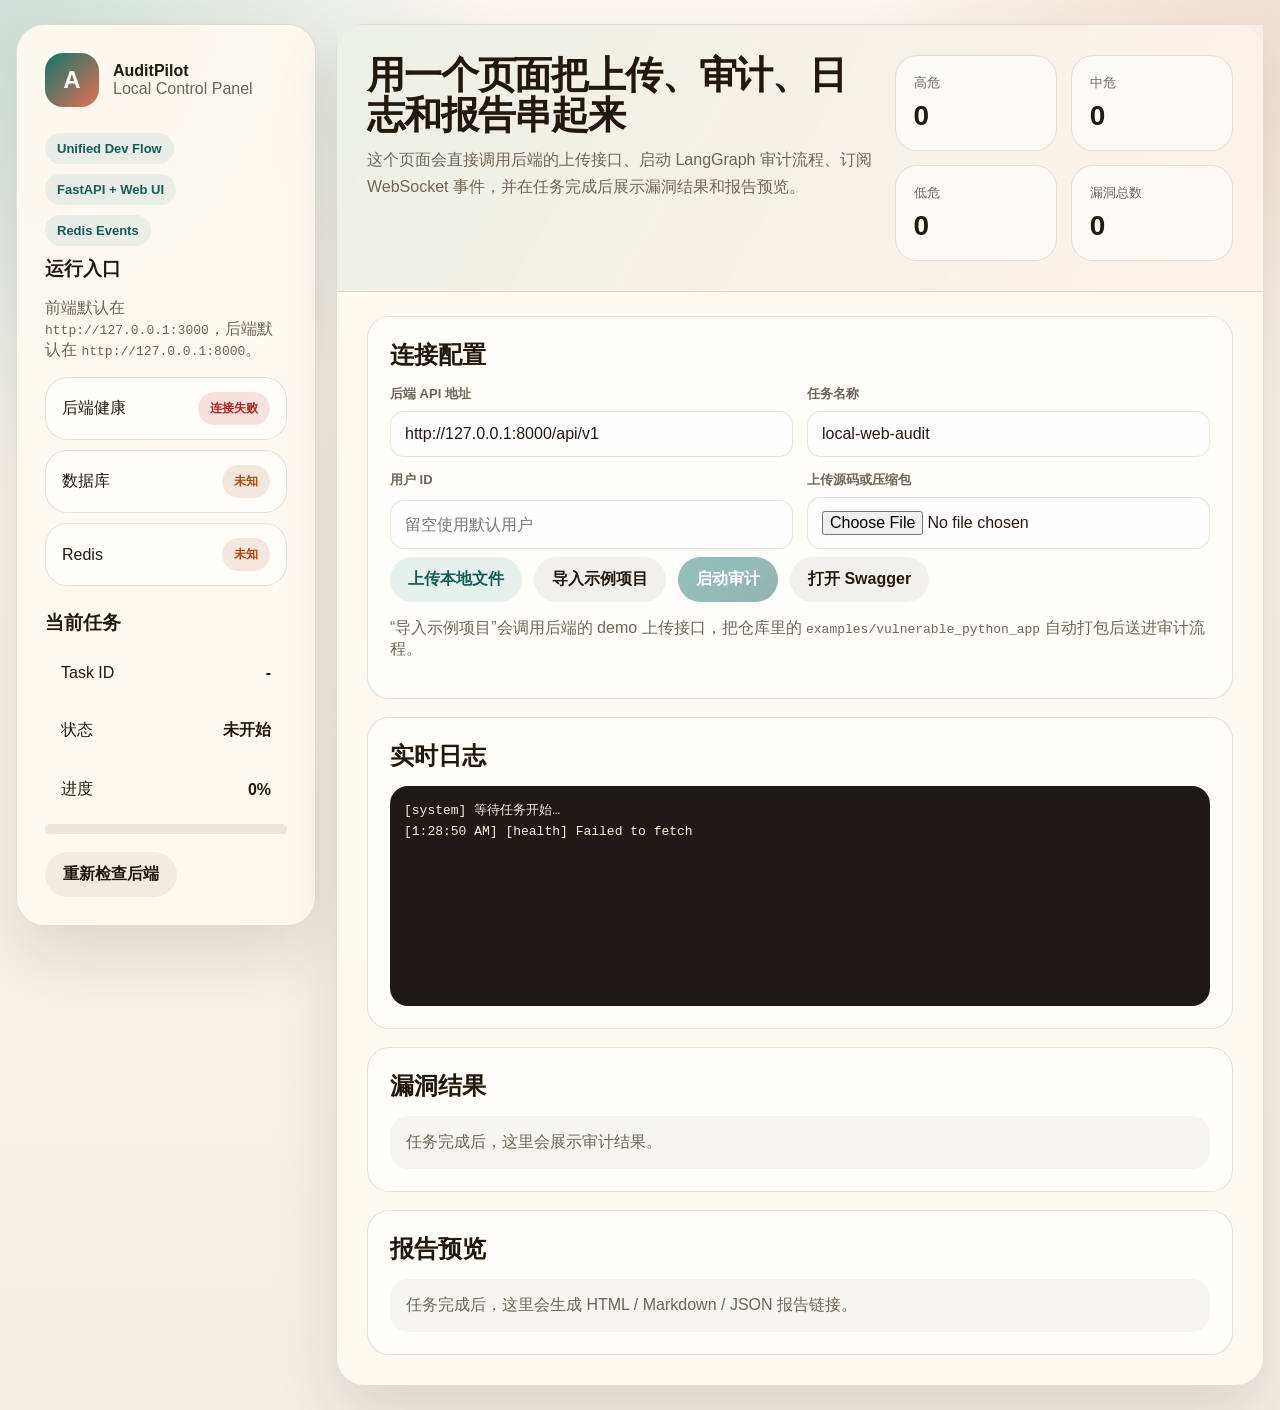
<file: index.html>
<!DOCTYPE html>
<html lang="zh-CN">
<head>
  <meta charset="UTF-8" />
  <meta name="viewport" content="width=device-width, initial-scale=1.0" />
  <title>AuditPilot Local Console</title>
  <style>
    :root {
      --bg: #f4efe6;
      --panel: rgba(255, 250, 242, 0.9);
      --line: rgba(68, 52, 31, 0.14);
      --ink: #23180c;
      --muted: #6f6556;
      --accent: #0f766e;
      --accent-strong: #115e59;
      --danger: #b42318;
      --warn: #b54708;
      --ok: #087443;
      --shadow: 0 28px 64px rgba(35, 24, 12, 0.12);
    }

    * {
      box-sizing: border-box;
    }

    body {
      margin: 0;
      min-height: 100vh;
      font-family: "Trebuchet MS", "Segoe UI", "Microsoft YaHei", sans-serif;
      color: var(--ink);
      background:
        radial-gradient(circle at top left, rgba(15, 118, 110, 0.18), transparent 26%),
        radial-gradient(circle at top right, rgba(181, 71, 8, 0.14), transparent 22%),
        linear-gradient(180deg, #fbf7f1 0%, var(--bg) 100%);
    }

    .shell {
      width: min(1440px, calc(100% - 32px));
      margin: 24px auto;
      display: grid;
      grid-template-columns: 300px 1fr;
      gap: 20px;
    }

    .sidebar,
    .surface {
      border: 1px solid var(--line);
      border-radius: 28px;
      background: var(--panel);
      box-shadow: var(--shadow);
      backdrop-filter: blur(18px);
    }

    .sidebar {
      padding: 28px;
      position: sticky;
      top: 24px;
      align-self: start;
    }

    .brand {
      display: flex;
      align-items: center;
      gap: 14px;
      margin-bottom: 26px;
    }

    .brand-mark {
      width: 54px;
      height: 54px;
      border-radius: 18px;
      background: linear-gradient(135deg, #0f766e, #e76f51);
      color: white;
      display: grid;
      place-items: center;
      font-size: 24px;
      font-weight: 700;
    }

    .brand small,
    .section-note,
    .muted {
      color: var(--muted);
    }

    .nav-chip {
      display: inline-flex;
      align-items: center;
      margin: 0 8px 10px 0;
      padding: 8px 12px;
      border-radius: 999px;
      background: rgba(15, 118, 110, 0.08);
      color: var(--accent-strong);
      font-size: 13px;
      font-weight: 700;
    }

    .hero {
      padding: 30px;
      display: grid;
      grid-template-columns: 1.2fr 0.8fr;
      gap: 20px;
      border-bottom: 1px solid var(--line);
      background:
        linear-gradient(120deg, rgba(15, 118, 110, 0.08), rgba(231, 111, 81, 0.06)),
        rgba(255, 250, 242, 0.9);
    }

    .hero h1 {
      margin: 0 0 10px;
      font-size: clamp(30px, 3vw, 48px);
      line-height: 1.05;
      letter-spacing: -0.03em;
    }

    .hero p {
      margin: 0;
      max-width: 700px;
      color: var(--muted);
      line-height: 1.7;
    }

    .hero-stats {
      display: grid;
      grid-template-columns: repeat(2, minmax(0, 1fr));
      gap: 14px;
    }

    .stat-card,
    .panel,
    .status-card {
      border: 1px solid var(--line);
      border-radius: 22px;
      background: rgba(255, 255, 255, 0.65);
    }

    .stat-card {
      padding: 18px;
    }

    .stat-card span {
      display: block;
      color: var(--muted);
      font-size: 13px;
      margin-bottom: 8px;
    }

    .stat-card strong {
      font-size: 28px;
    }

    .content {
      padding: 24px 30px 30px;
      display: grid;
      gap: 18px;
    }

    .panel {
      padding: 22px;
    }

    .panel h2,
    .panel h3,
    .sidebar h2,
    .sidebar h3 {
      margin: 0 0 14px;
    }

    .grid {
      display: grid;
      gap: 14px;
      grid-template-columns: repeat(2, minmax(0, 1fr));
    }

    .field {
      display: grid;
      gap: 8px;
    }

    .field label {
      font-size: 13px;
      font-weight: 700;
      color: var(--muted);
    }

    input[type="text"],
    input[type="file"] {
      width: 100%;
      padding: 13px 14px;
      border-radius: 14px;
      border: 1px solid var(--line);
      background: rgba(255, 255, 255, 0.82);
      color: var(--ink);
      font: inherit;
    }

    .actions {
      display: flex;
      flex-wrap: wrap;
      gap: 12px;
      margin-top: 8px;
    }

    button,
    .link-button {
      border: none;
      border-radius: 999px;
      padding: 12px 18px;
      font: inherit;
      font-weight: 700;
      cursor: pointer;
      transition: transform 140ms ease, box-shadow 140ms ease, opacity 140ms ease;
      text-decoration: none;
    }

    button:hover,
    .link-button:hover {
      transform: translateY(-1px);
      box-shadow: 0 14px 28px rgba(35, 24, 12, 0.12);
    }

    .primary {
      background: linear-gradient(135deg, #0f766e, #115e59);
      color: white;
    }

    .secondary {
      background: rgba(15, 118, 110, 0.1);
      color: var(--accent-strong);
    }

    .ghost {
      background: rgba(35, 24, 12, 0.06);
      color: var(--ink);
    }

    button:disabled {
      opacity: 0.45;
      cursor: not-allowed;
      transform: none;
      box-shadow: none;
    }

    .status-list,
    .summary-list {
      display: grid;
      gap: 10px;
    }

    .status-card,
    .summary-item {
      padding: 14px 16px;
      display: flex;
      justify-content: space-between;
      align-items: center;
      gap: 12px;
    }

    .badge {
      display: inline-flex;
      align-items: center;
      gap: 8px;
      padding: 8px 12px;
      border-radius: 999px;
      font-size: 12px;
      font-weight: 700;
      background: rgba(35, 24, 12, 0.08);
    }

    .badge.ok {
      background: rgba(8, 116, 67, 0.12);
      color: var(--ok);
    }

    .badge.warn {
      background: rgba(181, 71, 8, 0.12);
      color: var(--warn);
    }

    .badge.error {
      background: rgba(180, 35, 24, 0.12);
      color: var(--danger);
    }

    .progress-track {
      height: 10px;
      border-radius: 999px;
      background: rgba(35, 24, 12, 0.08);
      overflow: hidden;
      margin-top: 10px;
    }

    .progress-bar {
      height: 100%;
      width: 0;
      background: linear-gradient(90deg, #0f766e, #e76f51);
      transition: width 180ms ease;
    }

    .findings-table {
      width: 100%;
      border-collapse: collapse;
      margin-top: 10px;
    }

    .findings-table th,
    .findings-table td {
      padding: 12px 10px;
      border-bottom: 1px solid var(--line);
      text-align: left;
      vertical-align: top;
      font-size: 14px;
    }

    .severity-pill {
      display: inline-block;
      min-width: 72px;
      text-align: center;
      padding: 6px 10px;
      border-radius: 999px;
      font-size: 12px;
      font-weight: 700;
      color: white;
    }

    .severity-high,
    .severity-critical {
      background: var(--danger);
    }

    .severity-medium {
      background: var(--warn);
    }

    .severity-low {
      background: #1565c0;
    }

    .log-box {
      min-height: 220px;
      max-height: 380px;
      overflow: auto;
      padding: 14px;
      border-radius: 18px;
      background: #1f1a15;
      color: #f8eee0;
      font-family: Consolas, "Courier New", monospace;
      font-size: 13px;
      line-height: 1.65;
      white-space: pre-wrap;
    }

    .report-links {
      display: flex;
      flex-wrap: wrap;
      gap: 10px;
      margin: 8px 0 14px;
    }

    .report-frame {
      width: 100%;
      min-height: 420px;
      border: 1px solid var(--line);
      border-radius: 18px;
      background: white;
    }

    .empty {
      padding: 16px;
      border-radius: 18px;
      background: rgba(35, 24, 12, 0.04);
      color: var(--muted);
    }

    @media (max-width: 1100px) {
      .shell {
        grid-template-columns: 1fr;
      }

      .sidebar {
        position: static;
      }

      .hero {
        grid-template-columns: 1fr;
      }
    }

    @media (max-width: 760px) {
      .grid,
      .hero-stats {
        grid-template-columns: 1fr;
      }

      .shell {
        width: min(100% - 16px, 1440px);
        margin: 8px auto 24px;
      }

      .sidebar,
      .hero,
      .content {
        padding-left: 18px;
        padding-right: 18px;
      }
    }
  </style>
</head>
<body>
  <div class="shell">
    <aside class="sidebar">
      <div class="brand">
        <div class="brand-mark">A</div>
        <div>
          <strong>AuditPilot</strong>
          <div class="muted">Local Control Panel</div>
        </div>
      </div>
      <div class="nav-chip">Unified Dev Flow</div>
      <div class="nav-chip">FastAPI + Web UI</div>
      <div class="nav-chip">Redis Events</div>

      <h3>运行入口</h3>
      <p class="section-note">前端默认在 <code>http://127.0.0.1:3000</code>，后端默认在 <code>http://127.0.0.1:8000</code>。</p>
      <div class="status-list">
        <div class="status-card">
          <span>后端健康</span>
          <span id="backendHealth" class="badge warn">未检查</span>
        </div>
        <div class="status-card">
          <span>数据库</span>
          <span id="databaseHealth" class="badge warn">未检查</span>
        </div>
        <div class="status-card">
          <span>Redis</span>
          <span id="redisHealth" class="badge warn">未检查</span>
        </div>
      </div>

      <h3 style="margin-top: 24px;">当前任务</h3>
      <div class="summary-list">
        <div class="summary-item">
          <span>Task ID</span>
          <strong id="taskIdLabel">-</strong>
        </div>
        <div class="summary-item">
          <span>状态</span>
          <strong id="taskStatusLabel">未开始</strong>
        </div>
        <div class="summary-item">
          <span>进度</span>
          <strong id="taskProgressLabel">0%</strong>
        </div>
      </div>

      <div class="progress-track">
        <div id="progressBar" class="progress-bar"></div>
      </div>

      <div style="margin-top: 18px;">
        <button id="refreshHealthBtn" class="ghost" type="button">重新检查后端</button>
      </div>
    </aside>

    <section class="surface">
      <div class="hero">
        <div>
          <h1>用一个页面把上传、审计、日志和报告串起来</h1>
          <p>这个页面会直接调用后端的上传接口、启动 LangGraph 审计流程、订阅 WebSocket 事件，并在任务完成后展示漏洞结果和报告预览。</p>
        </div>
        <div class="hero-stats">
          <div class="stat-card">
            <span>高危</span>
            <strong id="highCount">0</strong>
          </div>
          <div class="stat-card">
            <span>中危</span>
            <strong id="mediumCount">0</strong>
          </div>
          <div class="stat-card">
            <span>低危</span>
            <strong id="lowCount">0</strong>
          </div>
          <div class="stat-card">
            <span>漏洞总数</span>
            <strong id="totalCount">0</strong>
          </div>
        </div>
      </div>

      <div class="content">
        <section class="panel">
          <h2>连接配置</h2>
          <div class="grid">
            <div class="field">
              <label for="apiBaseInput">后端 API 地址</label>
              <input id="apiBaseInput" type="text" value="http://127.0.0.1:8000/api/v1" />
            </div>
            <div class="field">
              <label for="taskNameInput">任务名称</label>
              <input id="taskNameInput" type="text" value="local-web-audit" />
            </div>
            <div class="field">
              <label for="userIdInput">用户 ID</label>
              <input id="userIdInput" type="text" placeholder="留空使用默认用户" />
            </div>
            <div class="field">
              <label for="fileInput">上传源码或压缩包</label>
              <input id="fileInput" type="file" />
            </div>
          </div>

          <div class="actions">
            <button id="uploadBtn" class="secondary" type="button">上传本地文件</button>
            <button id="demoBtn" class="ghost" type="button">导入示例项目</button>
            <button id="startBtn" class="primary" type="button" disabled>启动审计</button>
            <button id="docsBtn" class="ghost" type="button">打开 Swagger</button>
          </div>
          <p class="section-note">“导入示例项目”会调用后端的 demo 上传接口，把仓库里的 <code>examples/vulnerable_python_app</code> 自动打包后送进审计流程。</p>
        </section>

        <section class="panel">
          <h2>实时日志</h2>
          <div id="logBox" class="log-box">[system] 等待任务开始…</div>
        </section>

        <section class="panel">
          <h2>漏洞结果</h2>
          <div id="findingsWrap" class="empty">任务完成后，这里会展示审计结果。</div>
        </section>

        <section class="panel">
          <h2>报告预览</h2>
          <div id="reportWrap" class="empty">任务完成后，这里会生成 HTML / Markdown / JSON 报告链接。</div>
        </section>
      </div>
    </section>
  </div>

  <script>
    const state = {
      taskId: null,
      taskStatus: "未开始",
      progress: 0,
      socket: null,
      pollTimer: null,
      logs: ["[system] 等待任务开始…"],
    };

    const elements = {
      apiBaseInput: document.getElementById("apiBaseInput"),
      taskNameInput: document.getElementById("taskNameInput"),
      userIdInput: document.getElementById("userIdInput"),
      fileInput: document.getElementById("fileInput"),
      uploadBtn: document.getElementById("uploadBtn"),
      demoBtn: document.getElementById("demoBtn"),
      startBtn: document.getElementById("startBtn"),
      docsBtn: document.getElementById("docsBtn"),
      refreshHealthBtn: document.getElementById("refreshHealthBtn"),
      backendHealth: document.getElementById("backendHealth"),
      databaseHealth: document.getElementById("databaseHealth"),
      redisHealth: document.getElementById("redisHealth"),
      taskIdLabel: document.getElementById("taskIdLabel"),
      taskStatusLabel: document.getElementById("taskStatusLabel"),
      taskProgressLabel: document.getElementById("taskProgressLabel"),
      progressBar: document.getElementById("progressBar"),
      highCount: document.getElementById("highCount"),
      mediumCount: document.getElementById("mediumCount"),
      lowCount: document.getElementById("lowCount"),
      totalCount: document.getElementById("totalCount"),
      logBox: document.getElementById("logBox"),
      findingsWrap: document.getElementById("findingsWrap"),
      reportWrap: document.getElementById("reportWrap"),
    };

    function apiBase() {
      return elements.apiBaseInput.value.replace(/\/+$/, "");
    }

    function appendLog(message) {
      const stamped = `[${new Date().toLocaleTimeString()}] ${message}`;
      state.logs.push(stamped);
      state.logs = state.logs.slice(-160);
      elements.logBox.textContent = state.logs.join("\n");
      elements.logBox.scrollTop = elements.logBox.scrollHeight;
    }

    function setBadge(element, text, level) {
      element.textContent = text;
      element.className = `badge ${level}`;
    }

    function setTaskMeta() {
      elements.taskIdLabel.textContent = state.taskId || "-";
      elements.taskStatusLabel.textContent = state.taskStatus;
      elements.taskProgressLabel.textContent = `${state.progress}%`;
      elements.progressBar.style.width = `${state.progress}%`;
      elements.startBtn.disabled = !state.taskId || state.taskStatus === "running";
    }

    function updateRiskStats(findings) {
      const counters = { HIGH: 0, MEDIUM: 0, LOW: 0 };
      for (const item of findings) {
        const key = String(item.severity || "").toUpperCase();
        if (counters[key] !== undefined) {
          counters[key] += 1;
        }
      }
      elements.highCount.textContent = counters.HIGH;
      elements.mediumCount.textContent = counters.MEDIUM;
      elements.lowCount.textContent = counters.LOW;
      elements.totalCount.textContent = findings.length;
    }

    function renderFindings(findings) {
      if (!findings.length) {
        elements.findingsWrap.className = "empty";
        elements.findingsWrap.innerHTML = "当前任务没有检测到漏洞，或者还没有完成扫描。";
        updateRiskStats([]);
        return;
      }

      updateRiskStats(findings);
      const rows = findings.map((item) => {
        const severity = String(item.severity || "").toLowerCase();
        return `
          <tr>
            <td><span class="severity-pill severity-${severity}">${item.severity}</span></td>
            <td><strong>${item.title}</strong><div class="muted">${item.description}</div></td>
            <td>${item.source}</td>
            <td>${item.file_path}:${item.line_number}</td>
            <td>${item.cvss_score}</td>
          </tr>
        `;
      }).join("");

      elements.findingsWrap.className = "";
      elements.findingsWrap.innerHTML = `
        <table class="findings-table">
          <thead>
            <tr>
              <th>风险</th>
              <th>标题</th>
              <th>来源</th>
              <th>位置</th>
              <th>CVSS</th>
            </tr>
          </thead>
          <tbody>${rows}</tbody>
        </table>
      `;
    }

    function renderReports(taskId) {
      const htmlUrl = `${apiBase()}/report/${taskId}?format=html`;
      const markdownUrl = `${apiBase()}/report/${taskId}?format=markdown`;
      const jsonUrl = `${apiBase()}/report/${taskId}?format=json`;

      elements.reportWrap.className = "";
      elements.reportWrap.innerHTML = `
        <div class="report-links">
          <a class="link-button ghost" href="${htmlUrl}" target="_blank" rel="noreferrer">打开 HTML 报告</a>
          <a class="link-button ghost" href="${markdownUrl}" target="_blank" rel="noreferrer">下载 Markdown</a>
          <a class="link-button ghost" href="${jsonUrl}" target="_blank" rel="noreferrer">下载 JSON</a>
        </div>
        <iframe class="report-frame" src="${htmlUrl}" title="Audit Report Preview"></iframe>
      `;
    }

    function stopPolling() {
      if (state.pollTimer) {
        clearInterval(state.pollTimer);
        state.pollTimer = null;
      }
    }

    function closeSocket() {
      if (state.socket) {
        state.socket.close();
        state.socket = null;
      }
    }

    async function fetchJson(url, options = {}) {
      const response = await fetch(url, options);
      if (!response.ok) {
        const fallback = `${response.status} ${response.statusText}`;
        let detail = fallback;
        try {
          const payload = await response.json();
          detail = payload.detail || JSON.stringify(payload);
        } catch {
          detail = await response.text() || fallback;
        }
        throw new Error(detail);
      }
      return response.json();
    }

    async function refreshHealth() {
      try {
        const data = await fetchJson(`${apiBase()}/health`);
        setBadge(elements.backendHealth, data.app, "ok");
        setBadge(elements.databaseHealth, data.database, data.database === "ok" ? "ok" : "error");
        setBadge(elements.redisHealth, data.redis, data.redis === "ok" ? "ok" : "error");
        appendLog("[health] 后端连接正常");
      } catch (error) {
        setBadge(elements.backendHealth, "连接失败", "error");
        setBadge(elements.databaseHealth, "未知", "warn");
        setBadge(elements.redisHealth, "未知", "warn");
        appendLog(`[health] ${error.message}`);
      }
    }

    function rememberTask(taskId, status) {
      state.taskId = taskId;
      state.taskStatus = status;
      state.progress = 0;
      renderFindings([]);
      elements.reportWrap.className = "empty";
      elements.reportWrap.innerHTML = "任务完成后，这里会生成 HTML / Markdown / JSON 报告链接。";
      setTaskMeta();
    }

    async function uploadFile() {
      const file = elements.fileInput.files[0];
      if (!file) {
        appendLog("[upload] 请先选择一个文件");
        return;
      }

      const form = new FormData();
      form.append("file", file);
      form.append("task_name", elements.taskNameInput.value.trim() || file.name);
      if (elements.userIdInput.value.trim()) {
        form.append("user_id", elements.userIdInput.value.trim());
      }

      try {
        elements.uploadBtn.disabled = true;
        const data = await fetchJson(`${apiBase()}/upload`, {
          method: "POST",
          body: form,
        });
        rememberTask(data.task_id, data.status);
        appendLog(`[upload] 已上传 ${data.upload_name}，task_id=${data.task_id}`);
      } catch (error) {
        appendLog(`[upload] ${error.message}`);
      } finally {
        elements.uploadBtn.disabled = false;
      }
    }

    async function uploadDemoProject() {
      const form = new FormData();
      form.append("task_name", elements.taskNameInput.value.trim() || "demo-audit");
      if (elements.userIdInput.value.trim()) {
        form.append("user_id", elements.userIdInput.value.trim());
      }

      try {
        elements.demoBtn.disabled = true;
        const data = await fetchJson(`${apiBase()}/upload/demo`, {
          method: "POST",
          body: form,
        });
        rememberTask(data.task_id, data.status);
        appendLog(`[demo] 已导入示例项目 ${data.upload_name}，task_id=${data.task_id}`);
      } catch (error) {
        appendLog(`[demo] ${error.message}`);
      } finally {
        elements.demoBtn.disabled = false;
      }
    }

    function connectSocket(taskId) {
      closeSocket();
      const wsUrl = apiBase().replace(/^http/i, "ws") + `/ws/audit/${taskId}`;
      state.socket = new WebSocket(wsUrl);

      state.socket.onopen = () => appendLog("[ws] 已连接实时日志通道");
      state.socket.onclose = () => appendLog("[ws] 实时日志通道已关闭");
      state.socket.onerror = () => appendLog("[ws] WebSocket 连接出现异常");
      state.socket.onmessage = (event) => {
        try {
          const payload = JSON.parse(event.data);
          if (payload.event === "progress" && typeof payload.value === "number") {
            state.progress = payload.value;
            if (payload.message) {
              appendLog(`[progress] ${payload.value}% ${payload.message}`);
            }
            setTaskMeta();
            return;
          }
          if (payload.event === "agent") {
            appendLog(`[agent] ${payload.agent} -> ${payload.status} ${payload.message || ""}`.trim());
            return;
          }
          if (payload.message) {
            appendLog(`[event] ${payload.message}`);
          }
        } catch (error) {
          appendLog(`[ws] 事件解析失败: ${error.message}`);
        }
      };
    }

    async function loadTaskResult() {
      if (!state.taskId) {
        return;
      }

      try {
        const task = await fetchJson(`${apiBase()}/audit/${state.taskId}`);
        state.taskStatus = task.status;
        if (task.status === "completed") {
          state.progress = 100;
        }
        setTaskMeta();
        renderFindings(task.findings || []);

        if (task.status === "completed") {
          renderReports(task.id);
          stopPolling();
        } else if (task.status === "failed") {
          stopPolling();
        }
      } catch (error) {
        appendLog(`[result] ${error.message}`);
        stopPolling();
      }
    }

    function beginPolling() {
      stopPolling();
      state.pollTimer = setInterval(loadTaskResult, 1800);
    }

    async function startAudit() {
      if (!state.taskId) {
        appendLog("[audit] 请先上传文件或导入示例项目");
        return;
      }

      try {
        elements.startBtn.disabled = true;
        const payload = await fetchJson(`${apiBase()}/audit/start`, {
          method: "POST",
          headers: { "Content-Type": "application/json" },
          body: JSON.stringify({ task_id: state.taskId }),
        });
        state.taskStatus = payload.status;
        state.progress = 5;
        setTaskMeta();
        appendLog(`[audit] 审计已启动，task_id=${payload.task_id}`);
        connectSocket(payload.task_id);
        beginPolling();
        await loadTaskResult();
      } catch (error) {
        appendLog(`[audit] ${error.message}`);
      } finally {
        setTaskMeta();
      }
    }

    function openDocs() {
      const docsUrl = apiBase().replace(/\/api\/v1$/, "") + "/docs";
      window.open(docsUrl, "_blank", "noopener,noreferrer");
    }

    elements.uploadBtn.addEventListener("click", uploadFile);
    elements.demoBtn.addEventListener("click", uploadDemoProject);
    elements.startBtn.addEventListener("click", startAudit);
    elements.docsBtn.addEventListener("click", openDocs);
    elements.refreshHealthBtn.addEventListener("click", refreshHealth);

    window.addEventListener("beforeunload", () => {
      stopPolling();
      closeSocket();
    });

    setTaskMeta();
    refreshHealth();
  </script>
</body>
</html>
</file>
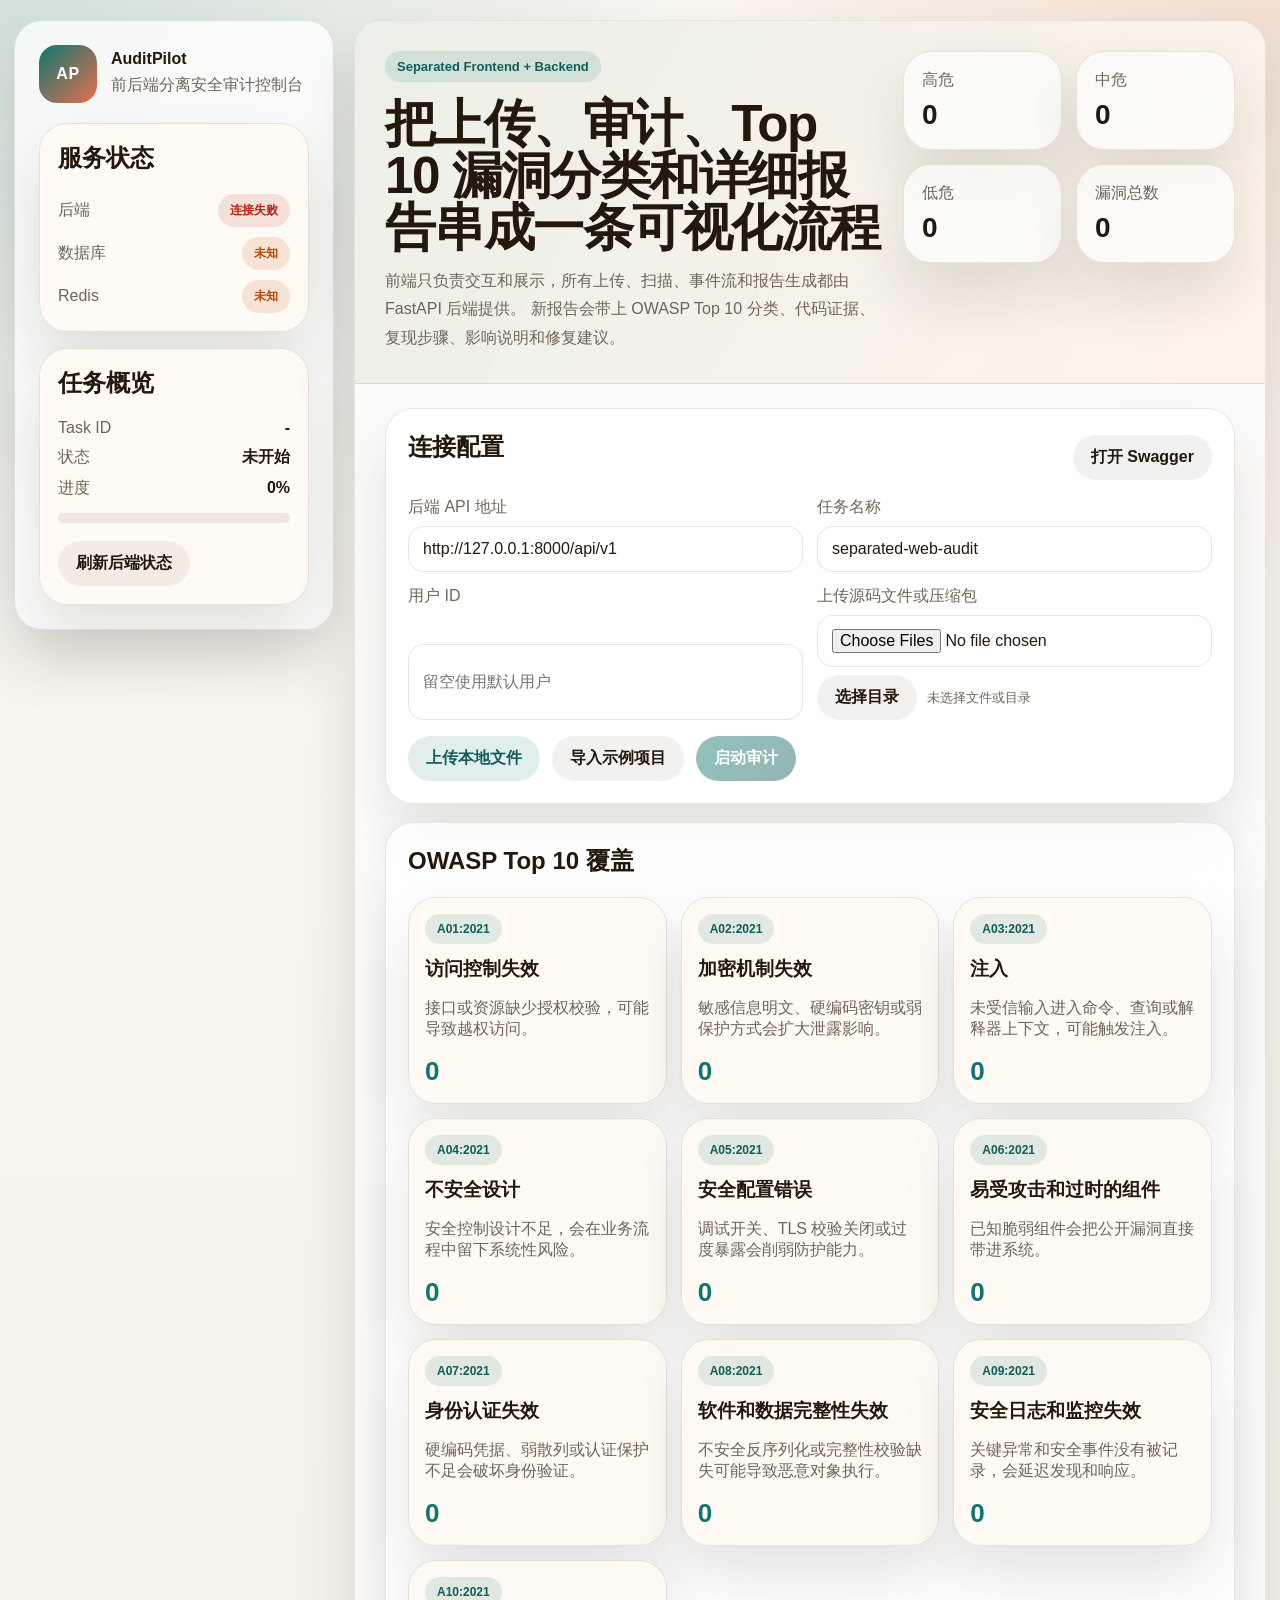
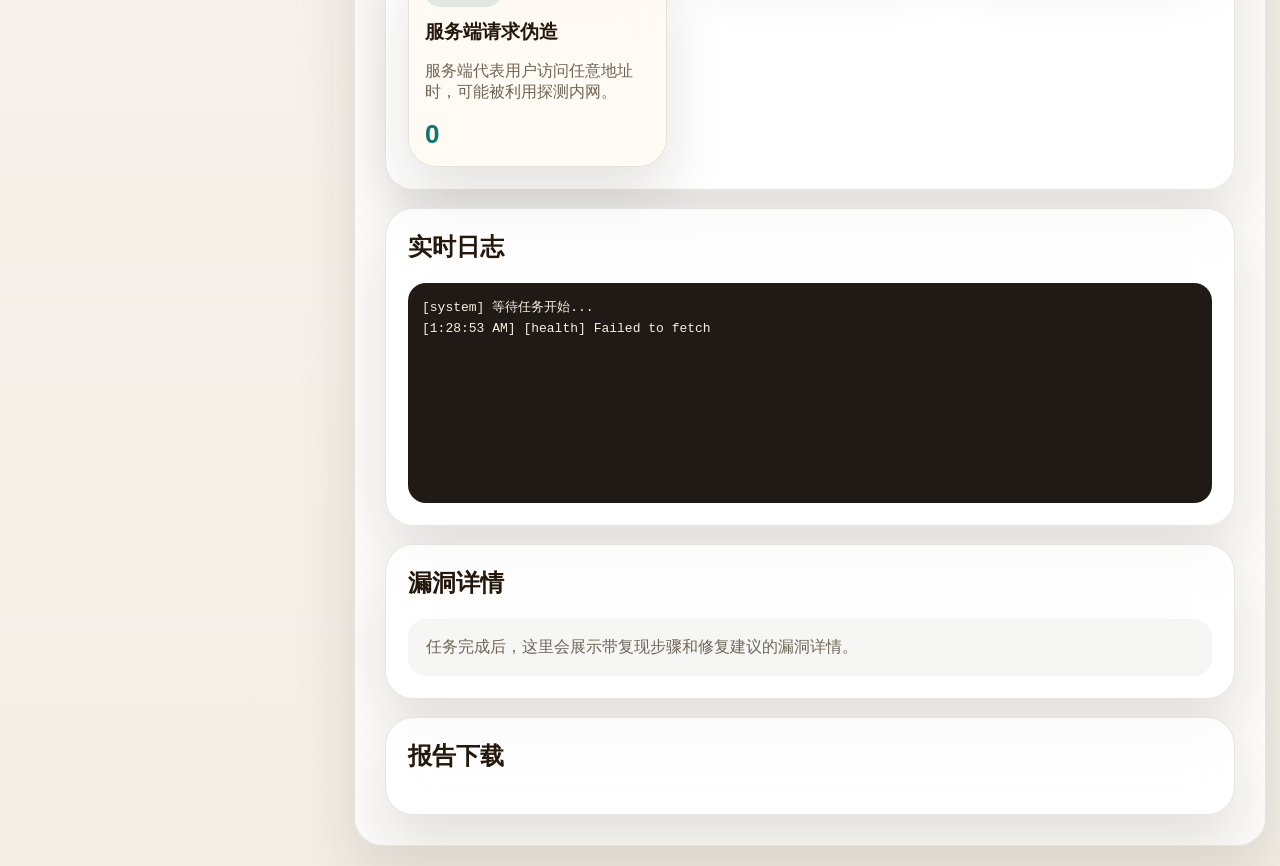
<file: frontend/index.html>
<!DOCTYPE html>
<html lang="zh-CN">
  <head>
    <meta charset="UTF-8" />
    <meta name="viewport" content="width=device-width, initial-scale=1.0" />
    <title>AuditPilot Frontend</title>
    <link rel="stylesheet" href="./assets/styles.css" />
  </head>
  <body>
    <div class="shell">
      <aside class="sidebar">
        <div class="brand">
          <div class="brand-mark">AP</div>
          <div>
            <strong>AuditPilot</strong>
            <p>前后端分离安全审计控制台</p>
          </div>
        </div>

        <div class="sidebar-panel">
          <h2>服务状态</h2>
          <div class="status-list">
            <div class="status-row">
              <span>后端</span>
              <span id="backendHealth" class="badge warn">未检查</span>
            </div>
            <div class="status-row">
              <span>数据库</span>
              <span id="databaseHealth" class="badge warn">未检查</span>
            </div>
            <div class="status-row">
              <span>Redis</span>
              <span id="redisHealth" class="badge warn">未检查</span>
            </div>
          </div>
        </div>

        <div class="sidebar-panel">
          <h2>任务概览</h2>
          <div class="task-meta">
            <div>
              <span>Task ID</span>
              <strong id="taskIdLabel">-</strong>
            </div>
            <div>
              <span>状态</span>
              <strong id="taskStatusLabel">未开始</strong>
            </div>
            <div>
              <span>进度</span>
              <strong id="taskProgressLabel">0%</strong>
            </div>
          </div>
          <div class="progress-track">
            <div id="progressBar" class="progress-bar"></div>
          </div>
          <button id="refreshHealthBtn" class="ghost" type="button">刷新后端状态</button>
        </div>
      </aside>

      <main class="surface">
        <section class="hero">
          <div>
            <span class="eyebrow">Separated Frontend + Backend</span>
            <h1>把上传、审计、Top 10 漏洞分类和详细报告串成一条可视化流程</h1>
            <p>
              前端只负责交互和展示，所有上传、扫描、事件流和报告生成都由 FastAPI 后端提供。
              新报告会带上 OWASP Top 10 分类、代码证据、复现步骤、影响说明和修复建议。
            </p>
          </div>
          <div class="hero-stats">
            <div class="stat-card">
              <span>高危</span>
              <strong id="highCount">0</strong>
            </div>
            <div class="stat-card">
              <span>中危</span>
              <strong id="mediumCount">0</strong>
            </div>
            <div class="stat-card">
              <span>低危</span>
              <strong id="lowCount">0</strong>
            </div>
            <div class="stat-card">
              <span>漏洞总数</span>
              <strong id="totalCount">0</strong>
            </div>
          </div>
        </section>

        <section class="content">
          <article class="panel">
            <div class="panel-header">
              <h2>连接配置</h2>
              <button id="docsBtn" class="ghost" type="button">打开 Swagger</button>
            </div>
            <div class="grid">
              <label class="field">
                <span>后端 API 地址</span>
                <input id="apiBaseInput" type="text" value="http://127.0.0.1:8000/api/v1" />
              </label>
              <label class="field">
                <span>任务名称</span>
                <input id="taskNameInput" type="text" value="separated-web-audit" />
              </label>
              <label class="field">
                <span>用户 ID</span>
                <input id="userIdInput" type="text" placeholder="留空使用默认用户" />
              </label>
              <label class="field">
                <span>上传源码文件或压缩包</span>
                <input id="fileInput" type="file" multiple />
                <input id="folderInput" type="file" multiple webkitdirectory hidden />
                <div class="upload-picker-row">
                  <button id="pickFolderBtn" class="ghost" type="button">选择目录</button>
                  <span id="uploadSelectionText" class="helper-text">未选择文件或目录</span>
                </div>
              </label>
            </div>

            <div class="actions">
              <button id="uploadBtn" class="secondary" type="button">上传本地文件</button>
              <button id="demoBtn" class="ghost" type="button">导入示例项目</button>
              <button id="startBtn" class="primary" type="button" disabled>启动审计</button>
            </div>
          </article>

          <article class="panel">
            <h2>OWASP Top 10 覆盖</h2>
            <div id="top10Grid" class="top10-grid"></div>
          </article>

          <article class="panel">
            <h2>实时日志</h2>
            <div id="logBox" class="log-box">[system] 等待任务开始...</div>
          </article>

          <article class="panel">
            <h2>漏洞详情</h2>
            <div id="findingsWrap" class="empty">任务完成后，这里会展示带复现步骤和修复建议的漏洞详情。</div>
          </article>

          <article class="panel">
            <h2>报告下载</h2>
            <div id="reportWrap" hidden></div>
          </article>
        </section>
      </main>
    </div>

    <script src="./assets/app.js"></script>
  </body>
</html>
</file>
<file: frontend/assets/styles.css>
:root {
  --bg: #f3efe7;
  --paper: rgba(255, 250, 242, 0.88);
  --panel: rgba(255, 255, 255, 0.78);
  --line: rgba(68, 52, 31, 0.12);
  --ink: #24180c;
  --muted: #6f6556;
  --accent: #0f766e;
  --accent-strong: #115e59;
  --accent-soft: rgba(15, 118, 110, 0.12);
  --danger: #b42318;
  --warn: #b54708;
  --ok: #087443;
  --info: #165dff;
  --shadow: 0 30px 60px rgba(35, 24, 12, 0.12);
}

* {
  box-sizing: border-box;
}

body {
  margin: 0;
  min-height: 100vh;
  font-family: "Trebuchet MS", "Segoe UI", "Microsoft YaHei", sans-serif;
  color: var(--ink);
  background:
    radial-gradient(circle at top left, rgba(15, 118, 110, 0.18), transparent 26%),
    radial-gradient(circle at top right, rgba(181, 71, 8, 0.14), transparent 22%),
    linear-gradient(180deg, #fbf7f1 0%, var(--bg) 100%);
}

button,
input {
  font: inherit;
}

.shell {
  width: min(1480px, calc(100% - 28px));
  margin: 20px auto;
  display: grid;
  grid-template-columns: 320px 1fr;
  gap: 20px;
}

.sidebar,
.surface,
.panel,
.sidebar-panel,
.finding-card,
.top10-card,
.stat-card {
  border: 1px solid var(--line);
  border-radius: 28px;
  background: var(--panel);
  box-shadow: var(--shadow);
  backdrop-filter: blur(20px);
}

.sidebar {
  padding: 24px;
  position: sticky;
  top: 20px;
  align-self: start;
}

.brand {
  display: flex;
  gap: 14px;
  align-items: center;
  margin-bottom: 20px;
}

.brand p {
  margin: 4px 0 0;
  color: var(--muted);
  line-height: 1.6;
}

.brand-mark {
  width: 58px;
  height: 58px;
  border-radius: 18px;
  display: grid;
  place-items: center;
  background: linear-gradient(135deg, #0f766e, #e76f51);
  color: white;
  font-weight: 700;
  letter-spacing: 0.04em;
}

.sidebar-panel {
  padding: 18px;
  margin-top: 16px;
  background: var(--paper);
}

.sidebar-panel h2,
.panel h2,
.panel h3,
.hero h1 {
  margin-top: 0;
}

.status-list,
.task-meta {
  display: grid;
  gap: 10px;
}

.status-row,
.task-meta div {
  display: flex;
  justify-content: space-between;
  gap: 12px;
  align-items: center;
}

.task-meta span,
.status-row span:first-child,
.field span,
.stat-card span,
.top10-card p,
.finding-meta span,
.detail-block h4 {
  color: var(--muted);
}

.task-meta strong {
  word-break: break-all;
}

.progress-track {
  margin: 14px 0 18px;
  width: 100%;
  height: 10px;
  border-radius: 999px;
  background: rgba(35, 24, 12, 0.08);
  overflow: hidden;
}

.progress-bar {
  width: 0;
  height: 100%;
  background: linear-gradient(90deg, #0f766e, #e76f51);
  transition: width 180ms ease;
}

.surface {
  overflow: hidden;
}

.hero {
  padding: 30px;
  display: grid;
  grid-template-columns: 1.2fr 0.8fr;
  gap: 20px;
  border-bottom: 1px solid var(--line);
  background:
    linear-gradient(120deg, rgba(15, 118, 110, 0.08), rgba(231, 111, 81, 0.06)),
    rgba(255, 250, 242, 0.88);
}

.eyebrow {
  display: inline-flex;
  align-items: center;
  padding: 8px 12px;
  border-radius: 999px;
  background: var(--accent-soft);
  color: var(--accent-strong);
  font-size: 13px;
  font-weight: 700;
  margin-bottom: 16px;
}

.hero h1 {
  font-size: clamp(32px, 4vw, 52px);
  line-height: 1.02;
  letter-spacing: -0.03em;
  margin-bottom: 12px;
}

.hero p {
  margin: 0;
  max-width: 720px;
  color: var(--muted);
  line-height: 1.8;
}

.hero-stats,
.grid,
.top10-grid,
.findings-grid,
.detail-grid {
  display: grid;
  gap: 14px;
}

.hero-stats,
.grid {
  grid-template-columns: repeat(2, minmax(0, 1fr));
}

.hero-stats {
  align-content: start;
}

.stat-card {
  padding: 18px;
  background: rgba(255, 255, 255, 0.68);
}

.stat-card strong {
  display: block;
  font-size: 28px;
  margin-top: 8px;
}

.content {
  padding: 24px 30px 30px;
  display: grid;
  gap: 18px;
}

.panel {
  padding: 22px;
}

.panel-header {
  display: flex;
  justify-content: space-between;
  gap: 12px;
  align-items: center;
  margin-bottom: 14px;
}

.field {
  display: grid;
  gap: 8px;
}

.upload-picker-row {
  display: flex;
  flex-wrap: wrap;
  gap: 10px;
  align-items: center;
}

.helper-text {
  color: var(--muted);
  font-size: 13px;
  line-height: 1.5;
}

input[type="text"],
input[type="file"] {
  width: 100%;
  padding: 13px 14px;
  border-radius: 16px;
  border: 1px solid var(--line);
  background: rgba(255, 255, 255, 0.84);
  color: var(--ink);
}

.actions {
  display: flex;
  flex-wrap: wrap;
  gap: 12px;
  margin-top: 16px;
}

button,
.link-button {
  border: none;
  border-radius: 999px;
  padding: 12px 18px;
  cursor: pointer;
  font-weight: 700;
  text-decoration: none;
  transition: transform 140ms ease, box-shadow 140ms ease, opacity 140ms ease;
}

button:hover,
.link-button:hover {
  transform: translateY(-1px);
  box-shadow: 0 16px 30px rgba(35, 24, 12, 0.12);
}

.primary {
  background: linear-gradient(135deg, #0f766e, #115e59);
  color: white;
}

.secondary {
  background: rgba(15, 118, 110, 0.12);
  color: var(--accent-strong);
}

.ghost {
  background: rgba(35, 24, 12, 0.06);
  color: var(--ink);
}

button:disabled {
  opacity: 0.45;
  cursor: not-allowed;
  transform: none;
  box-shadow: none;
}

.badge,
.severity-pill,
.chip {
  display: inline-flex;
  align-items: center;
  gap: 8px;
  padding: 8px 12px;
  border-radius: 999px;
  font-size: 12px;
  font-weight: 700;
}

.badge.ok {
  background: rgba(8, 116, 67, 0.12);
  color: var(--ok);
}

.badge.warn {
  background: rgba(181, 71, 8, 0.12);
  color: var(--warn);
}

.badge.error {
  background: rgba(180, 35, 24, 0.12);
  color: var(--danger);
}

.top10-grid {
  grid-template-columns: repeat(auto-fit, minmax(220px, 1fr));
}

.top10-card {
  padding: 16px;
  background: var(--paper);
}

.top10-card.detected {
  border-color: rgba(180, 35, 24, 0.2);
  background: rgba(180, 35, 24, 0.05);
}

.top10-card h3,
.finding-card h3 {
  margin: 12px 0 8px;
}

.top10-card .count {
  font-size: 26px;
  font-weight: 700;
  color: var(--accent);
}

.chip {
  background: var(--accent-soft);
  color: var(--accent-strong);
}

.log-box,
.code-block {
  min-height: 220px;
  max-height: 420px;
  overflow: auto;
  padding: 14px;
  border-radius: 18px;
  background: #1f1a15;
  color: #f8eee0;
  font-family: Consolas, "Courier New", monospace;
  font-size: 13px;
  line-height: 1.65;
  white-space: pre-wrap;
}

.empty {
  padding: 18px;
  border-radius: 18px;
  background: rgba(35, 24, 12, 0.04);
  color: var(--muted);
}

.findings-grid {
  grid-template-columns: 1fr;
}

.finding-card {
  padding: 20px;
  background: rgba(255, 255, 255, 0.72);
}

.finding-header {
  display: flex;
  flex-wrap: wrap;
  gap: 10px;
  align-items: center;
}

.severity-pill {
  color: white;
}

.severity-critical,
.severity-high {
  background: var(--danger);
}

.severity-medium {
  background: var(--warn);
}

.severity-low {
  background: var(--info);
}

.finding-meta {
  display: flex;
  flex-wrap: wrap;
  gap: 10px;
  margin: 14px 0;
}

.detail-grid {
  grid-template-columns: repeat(auto-fit, minmax(240px, 1fr));
  margin-top: 14px;
}

.detail-block {
  padding: 14px;
  border-radius: 18px;
  background: var(--paper);
  border: 1px solid var(--line);
}

.detail-block h4 {
  margin: 0 0 8px;
  font-size: 13px;
}

.detail-block p,
.finding-card p,
.detail-block li {
  line-height: 1.7;
}

.detail-block ul,
.reference-list {
  margin: 0;
  padding-left: 18px;
}

.report-actions {
  display: flex;
  flex-wrap: wrap;
  gap: 10px;
}

@media (max-width: 1160px) {
  .shell {
    grid-template-columns: 1fr;
  }

  .sidebar {
    position: static;
  }

  .hero {
    grid-template-columns: 1fr;
  }
}

@media (max-width: 760px) {
  .shell {
    width: min(100% - 16px, 1480px);
    margin: 8px auto 20px;
  }

  .hero,
  .content,
  .sidebar {
    padding-left: 18px;
    padding-right: 18px;
  }

  .grid,
  .hero-stats {
    grid-template-columns: 1fr;
  }
}
</file>
